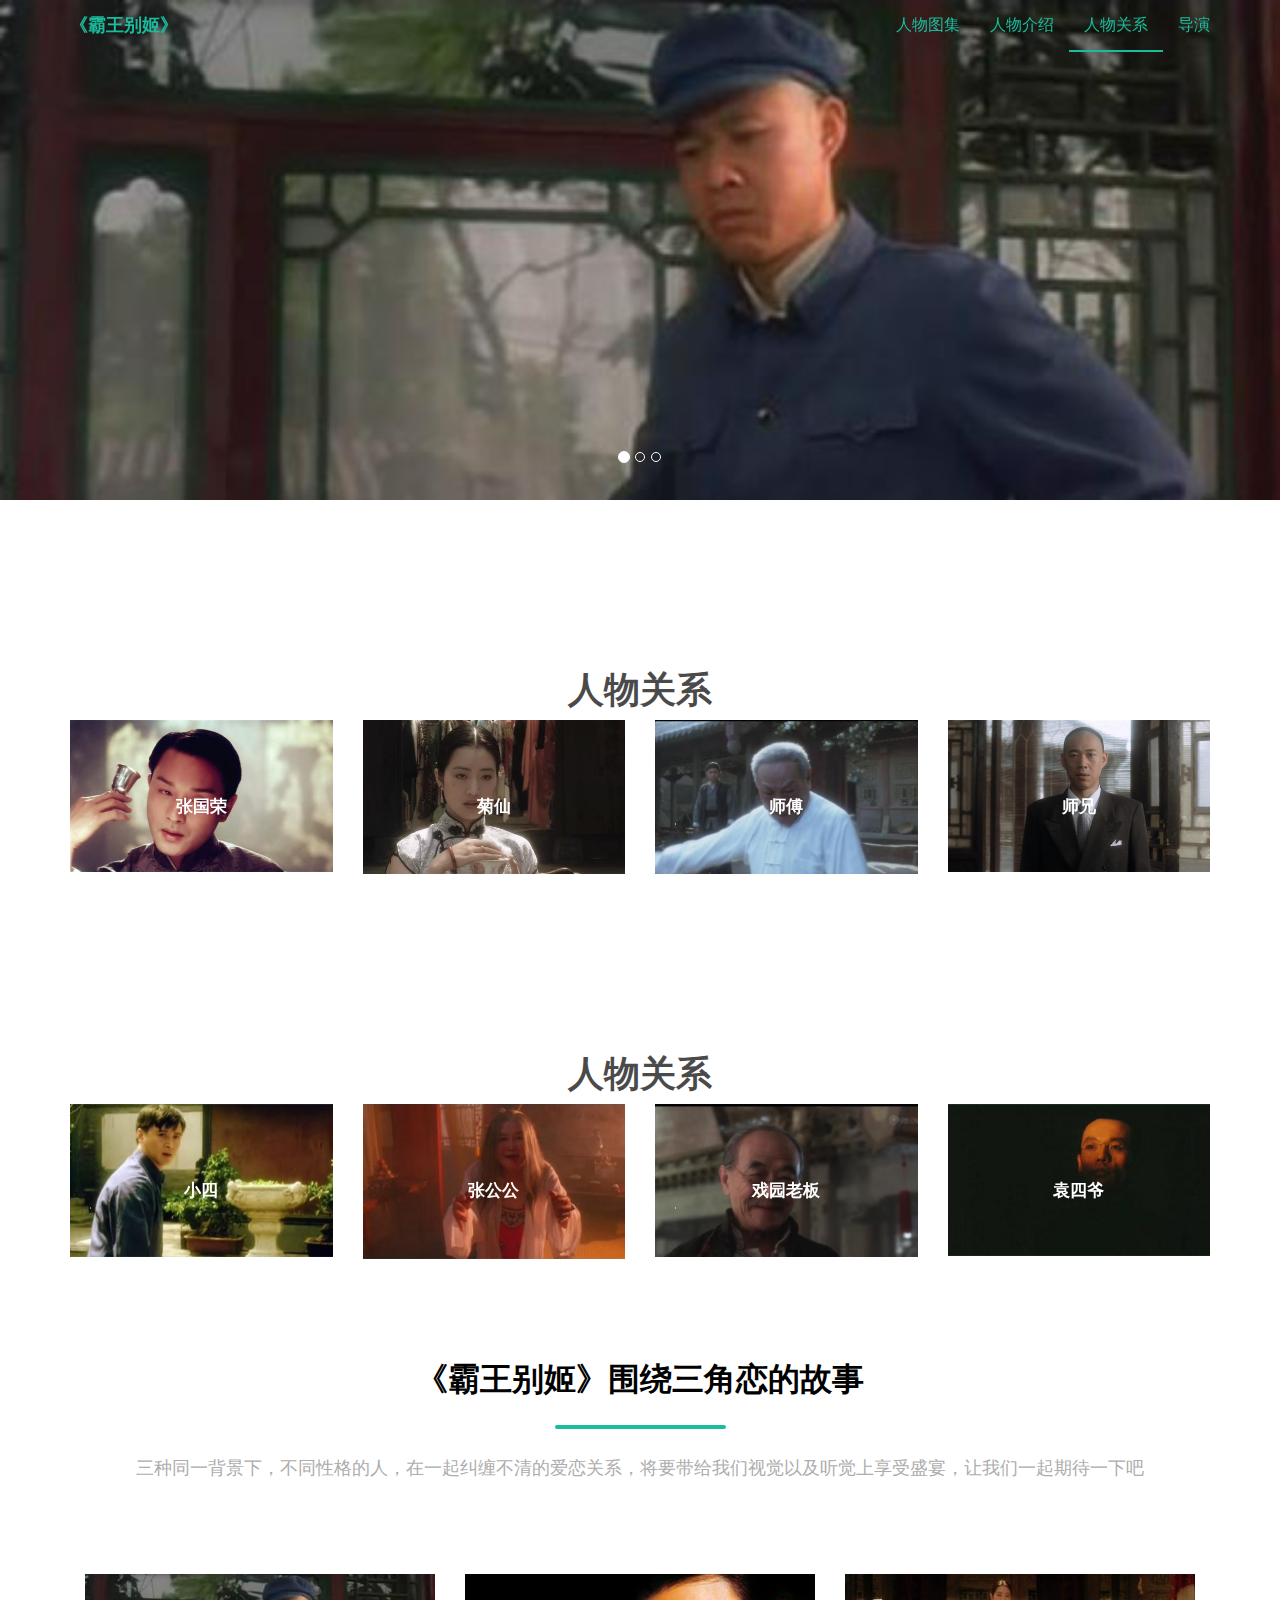
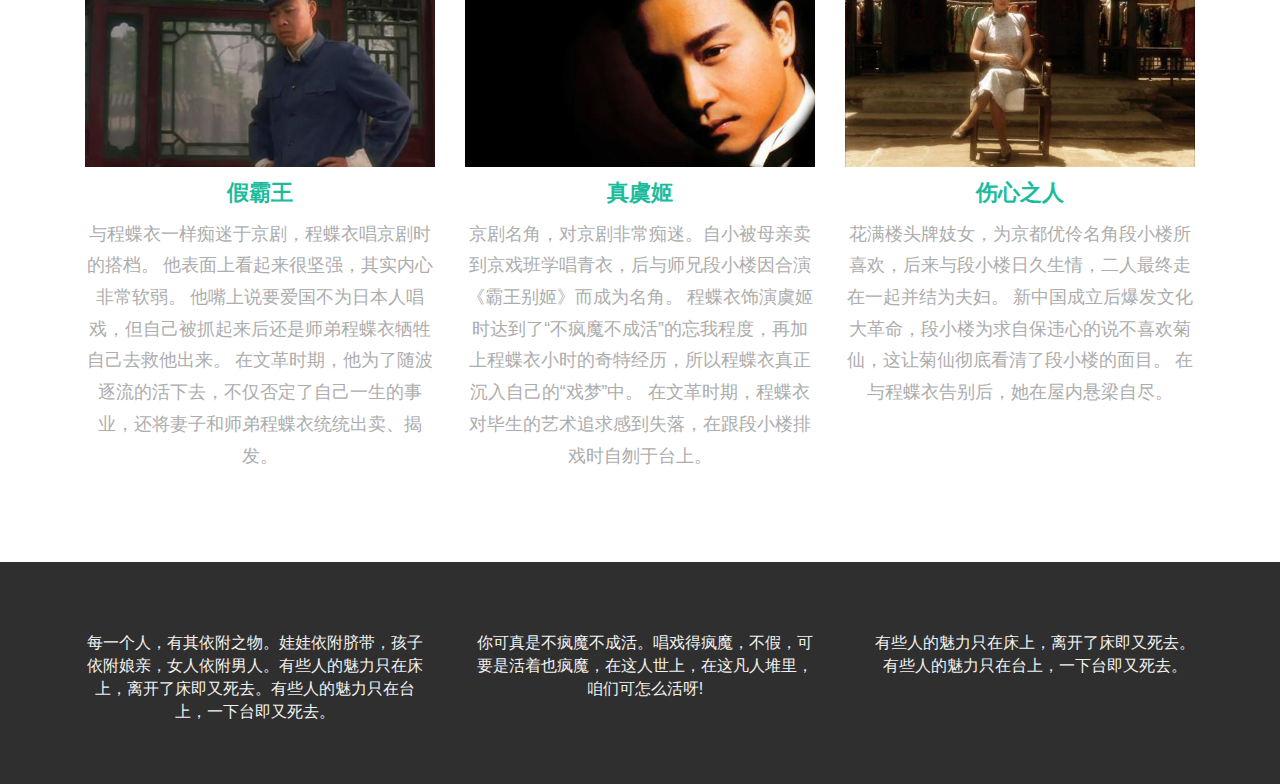
<file: again.html>
<!DOCTYPE html>
<html>
  <head>
    <meta charset="utf-8">
    <meta http-equiv="X-UA-Compatible" content="IE=edge">
    <meta name="viewport" content="width=device-width, initial-scale=1">
    <link rel="shortcut icon" href="wen.ico">

    <title>《霸王别姬》</title>
    <link href="bootstrap.css" rel="stylesheet">
    <link href="style.css" rel="stylesheet">
    <link href="animate.css" rel="stylesheet">
    

   
  </head>

  <body>
  	
  	
  	
  	
	 <div class="navbar navbar-default navbar-fixed-top" role="navigation">
      <div class="container">
        <div class="navbar-header">
        	 <button type="button" class="navbar-toggle" data-toggle="collapse" data-target=".navbar-collapse">
            <span class="sr-only">Toggle navigation</span>
            <span class="icon-bar"></span>
            <span class="icon-bar"></span>
            <span class="icon-bar"></span>
          </button>
          <a class="navbar-brand" href="index_vip.php">《霸王别姬》</a>
        </div>
        <div class="navbar-collapse collapse">
          <ul class="nav navbar-nav navbar-right">
            <li><a href="index.html">人物图集</a></li>
            <li><a href="about.html">人物介绍</a></li>
            <li class="active"><a href="again.html">人物关系</a></li>
            <li><a href="chenkaige.html">导演</a></li>
          </ul>
        </div>
      </div>
    </div>
    
    
     <div id="carousel-example-generic" class="carousel slide" data-ride="carousel">
          <!-- Indicators -->
          <ol class="carousel-indicators">
            <li data-target="#carousel-example-generic" data-slide-to="0" class="active"></li>
            <li data-target="#carousel-example-generic" data-slide-to="1"></li>
            <li data-target="#carousel-example-generic" data-slide-to="2"></li>
          </ol>

        <div class="carousel-inner" role="listbox">
            <div class="item active">
              <img src="duanxiolou.jpg" alt="">
              <div class="carousel-caption">
              </div>
            </div>
            <div class="item">
              <img src="la.jpg" alt="">
              <div class="carousel-caption">
              </div>
            </div>
            <div class="item">
              <img src="juxianer.jpg" alt="">
              <div class="carousel-caption">
              </div>
            </div>
          </div>

        </div>

<div class="container">
    <div class="row centered mt mb">
    	<h1 class="animated bounceInDown">人物关系</h1>
<div class="col-lg-3 col-md-4 col-sm-6 col-xs-12">
    <div class="hovereffect">
        <img class="img-responsive" src="gege.jpg" alt="">
        <div class="overlay">
            <h2>张国荣</h2>
            <a class="info" href="#">程蝶衣</a>
        </div>
    </div>
    
</div>

<div class="col-lg-3 col-md-4 col-sm-6 col-xs-12">
    <div class="hovereffect">
        <img class="img-responsive" src="juxian.jpg" alt="">
        <div class="overlay">
            <h2>菊仙</h2>
            <a class="info" href="#">巩俐</a>
        </div>
    </div>
    
</div>


<div class="col-lg-3 col-md-4 col-sm-6 col-xs-12">
    <div class="hovereffect">
        <img class="img-responsive" src="master.jpg" alt="">
        <div class="overlay">
            <h2>师傅</h2>
            <a class="info" href="#">吕齐</a>
        </div>
    </div>
    
</div>


<div class="col-lg-3 col-md-4 col-sm-6 col-xs-12">
    <div class="hovereffect">
        <img class="img-responsive" src="shixiong.jpg" alt="">
        <div class="overlay">
            <h2>师兄</h2>
            <a class="info" href="#">张丰毅</a>
        </div>
    </div>
    
</div>





</div>
</div>






<div class="container">	
	
    <div class="row centered mt mb">
    <h1 class="animated bounceInDown">人物关系</h1>
<div class="col-lg-3 col-md-4 col-sm-6 col-xs-12">
    <div class="hovereffect">
        <img class="img-responsive" src="xiaosi.jpg" alt="">
        <div class="overlay">
            <h2>小四</h2>
            <a class="info" href="#">雷汉</a>
        </div>
    </div>
    
</div>

<div class="col-lg-3 col-md-4 col-sm-6 col-xs-12">
    <div class="hovereffect">
        <img class="img-responsive" src="zhanggonggong.jpeg" alt="">
        <div class="overlay">
            <h2>张公公</h2>
            <a class="info" href="#">童弟</a>
        </div>
    </div>
    
</div>





<div class="col-lg-3 col-md-4 col-sm-6 col-xs-12">
    <div class="hovereffect">
        <img class="img-responsive" src="xiyuan.png" alt="">
        <div class="overlay">
            <h2>戏园老板</h2>
            <a class="info" href="#">英达</a>
        </div>
    </div>
    
</div>


<div class="col-lg-3 col-md-4 col-sm-6 col-xs-12">
    <div class="hovereffect">
        <img class="img-responsive" src="siye.jpeg" alt="">
        <div class="overlay">
            <h2>袁四爷</h2>
            <a class="info" href="#">葛优</a>
        </div>
    </div>
    
</div>


</div>
</div>



<div class="content-middle" id="about">
	<div class="container">
		<div class="content-mid">
			<h3>《霸王别姬》围绕三角恋的故事</h3>
			<label> </label>
			<p>三种同一背景下，不同性格的人，在一起纠缠不清的爱恋关系，将要带给我们视觉以及听觉上享受盛宴，让我们一起期待一下吧</p>
		</div>
		<div class="content-mid2">
			<div class="col-sm-4 content-mid3">
				<img src="duanxiolou.jpg" class="img-responsive">
				<h5>假霸王</h5>
				<p>与程蝶衣一样痴迷于京剧，程蝶衣唱京剧时的搭档。
                	他表面上看起来很坚强，其实内心非常软弱。
                	他嘴上说要爱国不为日本人唱戏，但自己被抓起来后还是师弟程蝶衣牺牲自己去救他出来。
                	在文革时期，他为了随波逐流的活下去，不仅否定了自己一生的事业，还将妻子和师弟程蝶衣统统出卖、揭发。</p>
			</div>
			<div class="col-sm-4 content-mid3">
				<img src="la.jpg" alt="" class="img-responsive">
				<h5>真虞姬</h5>
				<p>京剧名角，对京剧非常痴迷。自小被母亲卖到京戏班学唱青衣，后与师兄段小楼因合演《霸王别姬》而成为名角。
                	程蝶衣饰演虞姬时达到了“不疯魔不成活”的忘我程度，再加上程蝶衣小时的奇特经历，所以程蝶衣真正沉入自己的“戏梦”中。
                	在文革时期，程蝶衣对毕生的艺术追求感到失落，在跟段小楼排戏时自刎于台上。</p>
			</div>
			<div class="col-sm-4 content-mid3">
				<img src="juxianer.jpg" alt="" class="img-responsive">
				<h5>伤心之人</h5>
				<p>花满楼头牌妓女，为京都优伶名角段小楼所喜欢，后来与段小楼日久生情，二人最终走在一起并结为夫妇。
                	新中国成立后爆发文化大革命，段小楼为求自保违心的说不喜欢菊仙，这让菊仙彻底看清了段小楼的面目。
                	在与程蝶衣告别后，她在屋内悬梁自尽。</p>
			</div>
			<div class="clearfix"> </div>
		</div>
	</div>
</div>



   
   <div id="footerwrap">
		<div class="container">
			<div class="row centered">
				<div class="col-lg-4">
					<p>每一个人，有其依附之物。娃娃依附脐带，孩子依附娘亲，女人依附男人。有些人的魅力只在床上，离开了床即又死去。有些人的魅力只在台上，一下台即又死去。</p>
				</div>
			
				<div class="col-lg-4">
					<p>你可真是不疯魔不成活。唱戏得疯魔，不假，可要是活着也疯魔，在这人世上，在这凡人堆里，咱们可怎么活呀!</p>
				</div>
				<div class="col-lg-4">
					<p>有些人的魅力只在床上，离开了床即又死去。<br />有些人的魅力只在台上，一下台即又死去。</p>
				</div>
			</div>
		</div>
	</div>
 
   



        
        
        
  </body>
</html>
<script src="jquery.min.js"></script>
     <script type="text/javascript" src="bootstrap.min.js" ></script>
     <script src="custom.js"></script>
</file>
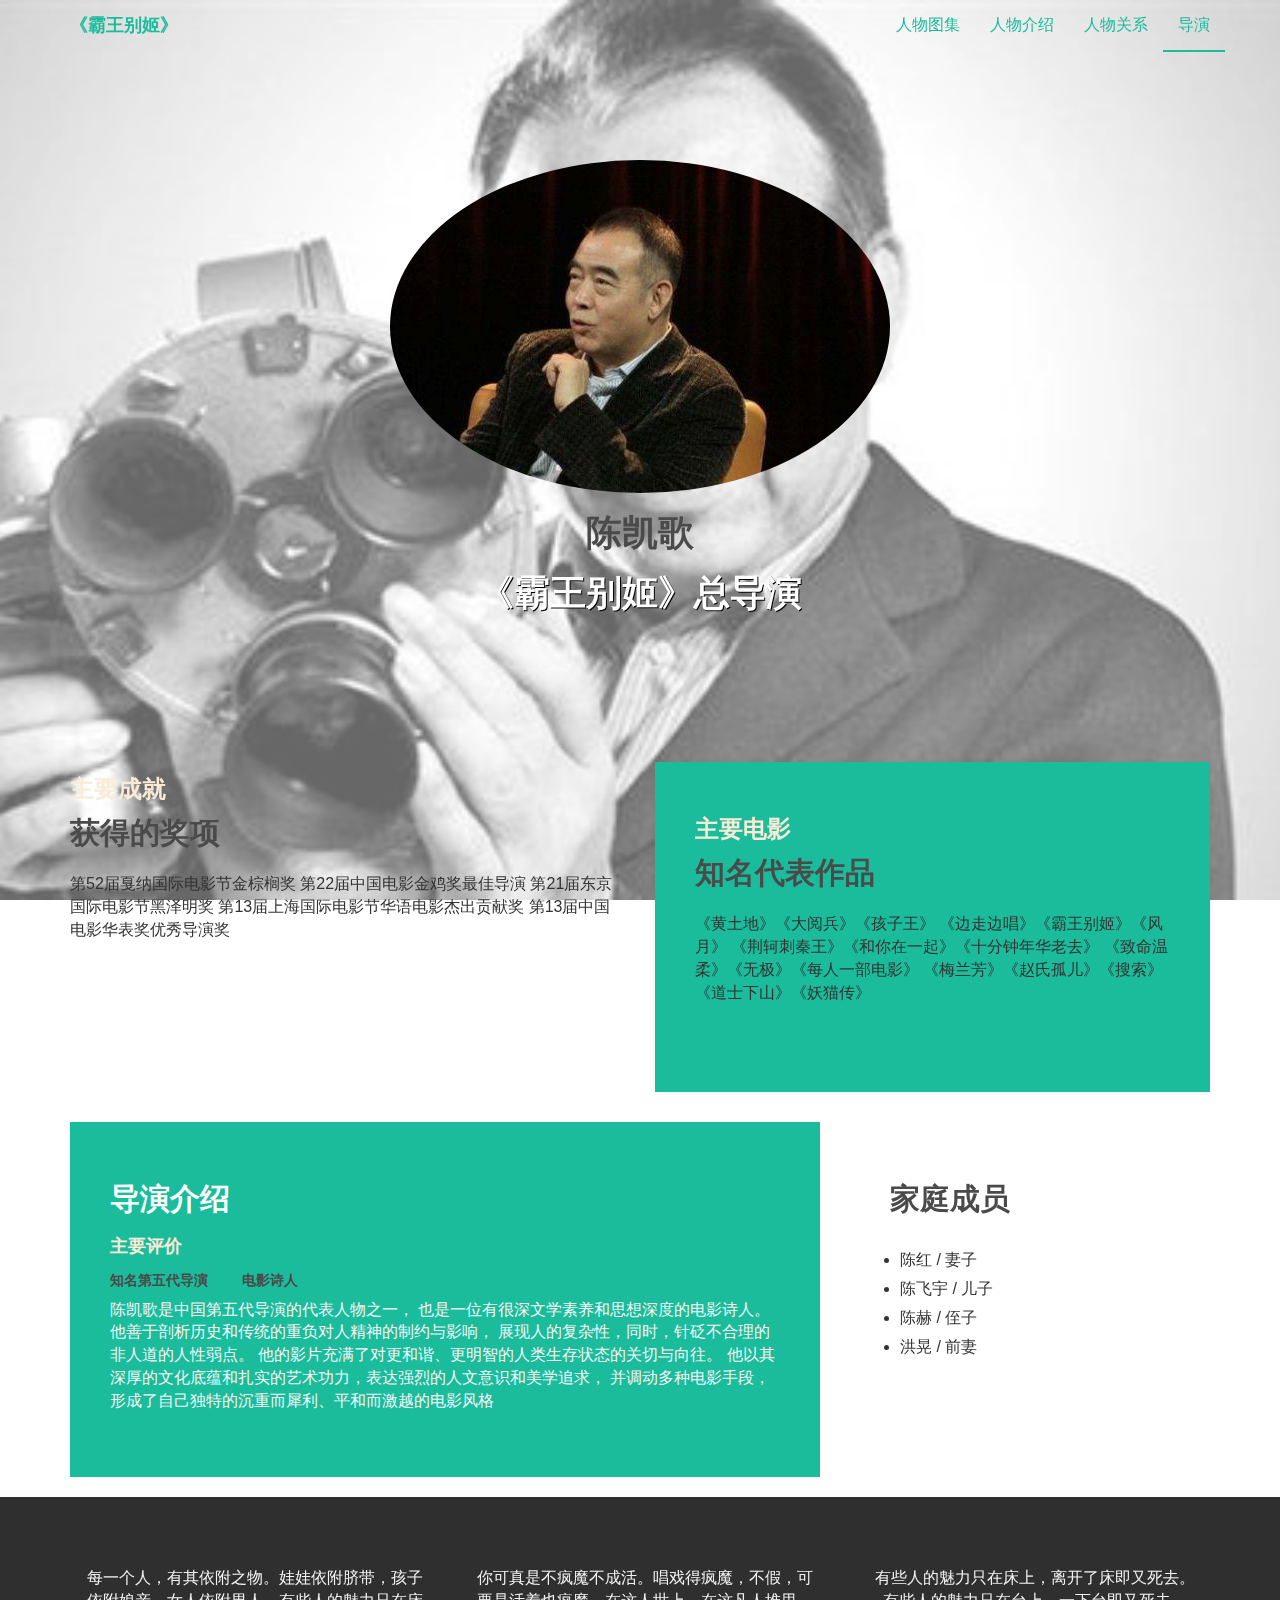
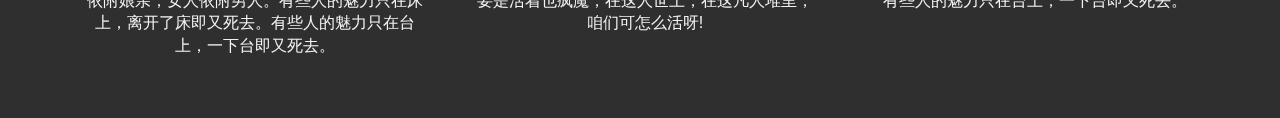
<file: chenkaige.html>
<!DOCTYPE html>
<html>
  <head>
    <meta charset="utf-8">
    <meta http-equiv="X-UA-Compatible" content="IE=edge">
    <meta name="viewport" content="width=device-width, initial-scale=1">
    <link rel="shortcut icon" href="wen.ico">

    <title>《霸王别姬》</title>
    <link href="bootstrap.css" rel="stylesheet">
    <link href="style.css" rel="stylesheet">
	</head>
	<body>
		
	
		
		
		
		<div class="navbar navbar-default navbar-fixed-top" role="navigation">
      <div class="container">
        <div class="navbar-header">
        	 <button type="button" class="navbar-toggle" data-toggle="collapse" data-target=".navbar-collapse">
            <span class="sr-only">Toggle navigation</span>
            <span class="icon-bar"></span>
            <span class="icon-bar"></span>
            <span class="icon-bar"></span>
          </button>
          <a class="navbar-brand" href="index.html">《霸王别姬》</a>
        </div>
        <div class="navbar-collapse collapse">
          <ul class="nav navbar-nav navbar-right">
            <li><a href="index.html">人物图集</a></li>
            <li><a href="about.html">人物介绍</a></li>
            <li><a href="again.html">人物关系</a></li>
            <li class="active"><a href="chenkaige.html">导演</a></li>
          </ul>
        </div>
      </div>
   </div>
    
    
    <header>
	<div class="container">
		<div class="row">
			<div class="col-md-12 col-sm-12">
				<img src="cheng.jpg" class="img-responsive img-circle">
				<h1 class="tm-title">陈凯歌</h1>
				<h1 class="white bold shadow">《霸王别姬》总导演</h1>
			</div>
		</div>
	</div>
</header>
<section class="container">
	<div class="row">
		<div class="col-md-6 col-sm-12">
			<div>
				<h3 class="accent">主要成就</h3>
				<h2>获得的奖项</h2>
				<p>第52届戛纳国际电影节金棕榈奖 
第22届中国电影金鸡奖最佳导演 
第21届东京国际电影节黑泽明奖 
第13届上海国际电影节华语电影杰出贡献奖 
第13届中国电影华表奖优秀导演奖</p>
			</div>
		</div>
		<div class="col-md-6 col-sm-12">
			<div class="about">
				<h3 class="accent">主要电影</h3>
				<h2>知名代表作品</h2>
				<p>《黄土地》《大阅兵》《孩子王》
					《边走边唱》《霸王别姬》《风月》
					《荆轲刺秦王》《和你在一起》《十分钟年华老去》
					《致命温柔》《无极》《每人一部电影》
					《梅兰芳》《赵氏孤儿》《搜索》
					《道士下山》《妖猫传》
				</p>
			</div>
			</div>
		</div>
	</div>
</section>
<section style="margin-bottom: 20px;" class="container">
	<div class="row">
		<div class="col-md-8 col-sm-12">
			<div class="education">
				<h2 class="white">导演介绍</h2>
					<div class="education-content">
						<h4 class="education-title accent">主要评价</h4>
							<div class="education-school">
								<h5>知名第五代导演</h5><span></span>
								<h5>电影诗人</h5>
							</div>
						<p class="education-description">
							陈凯歌是中国第五代导演的代表人物之一，
							也是一位有很深文学素养和思想深度的电影诗人。
							他善于剖析历史和传统的重负对人精神的制约与影响，
							展现人的复杂性，同时，针砭不合理的非人道的人性弱点。
							他的影片充满了对更和谐、更明智的人类生存状态的关切与向往。
							他以其深厚的文化底蕴和扎实的艺术功力，表达强烈的人文意识和美学追求，
							并调动多种电影手段，形成了自己独特的沉重而犀利、平和而激越的电影风格
						</p>
					</div>
			</div>
		</div>
		<div class="col-md-4 col-sm-12">
			<div class="languages">
				<h2>家庭成员</h2>
					<ul>
						<li>陈红 / 妻子</li>
						<li>陈飞宇 / 儿子</li>
						<li>陈赫 / 侄子</li>
						<li>洪晃 / 前妻</li>
					</ul>
			</div>
		</div>
	</div>
</section>
    
    
    
    
    
    
    
    <div id="footerwrap">
		<div class="container">
			<div class="row centered">
				<div class="col-lg-4">
					<p>每一个人，有其依附之物。娃娃依附脐带，孩子依附娘亲，女人依附男人。有些人的魅力只在床上，离开了床即又死去。有些人的魅力只在台上，一下台即又死去。</p>
				</div>
			
				<div class="col-lg-4">
					<p>你可真是不疯魔不成活。唱戏得疯魔，不假，可要是活着也疯魔，在这人世上，在这凡人堆里，咱们可怎么活呀!</p>
				</div>
				<div class="col-lg-4">
					<p>有些人的魅力只在床上，离开了床即又死去。<br />有些人的魅力只在台上，一下台即又死去。</p>
				</div>
			</div>
		</div>
	</div>
	</body>
</html>
     <script src="jquery.min.js"></script>
     <script type="text/javascript" src="bootstrap.min.js" ></script>
     <script src="jquery.backstretch.min.js"></script>
<script>
	$(window).load(function(){
    $('.preloader').delay(1000).fadeOut("slow");     
});
$(function(){
    jQuery(document).ready(function() {
		$('body').backstretch([
	 		 "cheng.jpeg", 
	 		 "kai.jpg",
			 "ge.jpg"
	 			], 	{duration: 3200, fade: 1300});
		});
})
</script>
</file>
<file: style.css>
.preloader {
  position: fixed;
  top: 0;
  left: 0;
   width: 100%;
  height: 100%;
   z-index: 99999;
   display: flex;
    flex-flow: row nowrap;
    justify-content: center;
     align-items: center;
    background: none repeat scroll 0 0 #FFFFFF;
}


@keyframes sk-innerCircle {
  0% {
            transform: rotate(0); }

  100% {
            transform: rotate(360deg); } }

 hr {
    display: block;
    height: 1px;
    border: 0;
    border-top: 1px solid #ccc;
    margin: 1em 0;
    padding: 0;
}

.centered {
	text-align: center
}

.mt {
	margin-top: 80px;
}

.mb {
	margin-bottom: 80px;
}
   

body {
    font-family: 'Montserrat', sans-serif;
    font-weight: 400;
    font-size: 16px;
}

h1, h2, h3, h4, h5, h6 {
	font-weight: 700;
    color: #4a4a4a;
}


.navbar-brand {
	font-weight: 700;
}

.navbar-default .navbar-brand {
	color: #1abc9c;
}

.navbar-default {
	background-color: transparent;
	border-color: transparent;
}

.navbar-default .navbar-nav > .active > a, .navbar-default .navbar-nav > .active > a:hover, .navbar-default .navbar-nav > .active > a:focus {
	color: #1abc9c;
	background-color: transparent;
	border-bottom: 2px solid #1abc9c
}

.navbar-default .navbar-nav > li > a {
	color: #1abc9c;
}
.copyrights{
	text-indent:-9999px;
	height:0;
	line-height:0;
	font-size:0;
	overflow:hidden;
}
#headerwrap {
	background: url(../img/forever.gif) no-repeat center top;
	margin-top: -70px;
	padding-top: 250px;
	text-align:center;
	background-attachment: relative;
	background-position: center -100px;
	min-height: 650px;
	width: 100%;
    background-size: 100%;
    background-size: cover;
}

#headerwrap h1 {
	color:#ffffff;
	padding-top: 10px;
	padding-bottom: 20px;
	letter-spacing: 4px;
	font-size: 80px;
	font-weight: bold;
}

#headerwrap h4 {
	font-weight: 400;
	color: #ffffff
}

#social {
	padding-top: 50px;
	padding-bottom: 50px;
	background-color: #f2f2f2;
}

#footerwrap {
	padding-top: 70px;
	padding-bottom: 50px;
	background-color: #2f2f2f;
}

#footerwrap p {
	color: #f2f2f2;
	margin-left: 10px;
}

#workwrap {	
	background: url(../img/zhang.jpg) no-repeat center top;
	margin-top: -70px;
	padding-top: 250px;
	text-align: center;
	background-attachment: relative;
	background-position:center center;
	min-height: 650px;
	width: 100%;
    background-size: 100%;
    background-size: cover;
}

#workwrap h1 {
	color:#ffffff;
	padding-top: 10px;
	padding-bottom: 20px;
	letter-spacing: 4px;
	font-size: 80px;
	font-weight: bold;
}

#workwrap h4 {
	font-weight: 400;
	color: #ffffff
}

#aboutwrap {	
	background: url(../img/zhang.jpg) no-repeat center top;
	margin-top: -70px;
	padding-top: 250px;
	text-align:center;
	background-attachment: relative;
	background-position: center 20px;
	min-height: 550px;
	width: 100%;
    background-size: 100%;
    background-size: cover;
}





.gallery {
	margin-top: 30px;
}

.gallery img:hover {
	opacity: 0.4;
}



.carousel{
	max-height: 500px;
	margin-bottom: 70px;
}
.carousel .item{
       max-height: 500px;
      }
.carousel .item img{
        width:100%;
      }
      
 .col-center-block {
    float: none;
    display: block;
    margin-left: auto;
    margin-right: auto;
}
#colo{
	color: #1abc9c;
}


.hovereffect {
  width: 100%;
  height: 100%;
  float: left;
  overflow: hidden;
  position: relative;
  text-align: center;
  cursor: default;
  background: #42b078;
}

.hovereffect .overlay {
  width: 100%;
  height: 100%;
  position: absolute;
  overflow: hidden;
  top: 0;
  left: 0;
  padding: 50px 20px;
}

.hovereffect img {
  display: block;
  position: relative;
  max-width: none;
  width: calc(100% + 20px);
  transition: opacity 0.35s, transform 0.35s;
  transform: translate3d(-10px,0,0);
  backface-visibility: hidden;
}

.hovereffect:hover img {
  opacity: 0.4;
  filter: alpha(opacity=40);
  transform: translate3d(0,0,0);
}

.hovereffect h2 {
  text-transform: uppercase;
  color: #fff;
  text-align: center;
  position: relative;
  font-size: 17px;
  overflow: hidden;
  padding: 0.5em 0;
  background-color: transparent;
}

.hovereffect h2:after {
  position: absolute;
  bottom: 0;
  left: 0;
  width: 100%;
  height: 2px;
  background: #fff;
  content: '';
  transition: transform 0.35s;
  transform: translate3d(-100%,0,0);
}

.hovereffect:hover h2:after {
  transform: translate3d(0,0,0);
}

.hovereffect a, .hovereffect p {
  color: #FFF;
  opacity: 0;
  filter: alpha(opacity=0);
  transition: opacity 0.35s, transform 0.35s;
  transform: translate3d(100%,0,0);
}

.hovereffect:hover a, .hovereffect:hover p {
  opacity: 1;
  filter: alpha(opacity=100);
  transform: translate3d(0,0,0);
}
.section {
	padding: 100px 0;
}
.hireme {
	background-color: #fafafa;
}
.hireme h3 {
	font-family: "Roboto", sans-serif;
	font-size: 30px;
	font-weight: 400;
	margin-top: 0;
}
.hireme p {
	color: #2d3033;
	font-family: "Roboto", sans-serif;
	font-size: 16px;
	font-weight: 400;
}
.hireme .btn {
	margin-top: 30px;
}

.section-timeline {
    background-color: white;
    padding-top: 5rem;
}
.timeline {
    list-style: none;
    padding: 20px 0 80px;
    padding-top: 50px;
    position: relative;
}
.timeline:before{
    top:0;
    bottom: 0;
    position: absolute;
    content: " ";
    width: 3px;
    background-color: #eeeeee;
    left: 50%;
    margin-left: -1.5px;
    
}
.timeline > li {
    margin-bottom: 20px;
    position: relative;
}
.timeline > li:before,
.timeline > li:after {
    display: table;
    content: " ";
}
.timeline > li:after {
    clear: both;
}
.timeline > li > .timeline-panal {
    width: 50%;
    float: left;
    border: 1px solid #d4d4d4;
    border-radius: 2px;
    padding: 20px;
    position: relative;
    box-shadow: 0 1px 6px rgba(0, 0, 0, 0.175);
    
}
.timeline p {
    font-family: 'Josefin Sans', sans-serif;;
    font-weight: 700;
}
.timeline > li:not(.timeline-inverted) {
    padding-right: 90px;
}
.timeline > li.timeline-inverted {
    padding-left: 90px;
}
.timeline > li > .timeline-badge {
    font-size: 2rem; !important
    color: #fff; 
    width: 50px;
    height: 50px;
    line-height: 50px;
    text-align: center;
    position: absolute;
    top: 16px;
    left: 50%;
    margin-left: -25px;
    background-color: #1ABC9C;
    border-top-right-radius: 50%;
    border-top-left-radius: 50%;
    border-bottom-right-radius: 50%;
    border-bottom-left-radius: 50%;
}
.timeline > li > .timeline-badge > .counteryear {
    color: #FFF;
    font-weight: 900;
}
.timeline > li.timeline-inverted > .timeline-panal {
    float: right;
}
.timeline-title {
    font-size: 20px;
    font-weight: 700;
    font-family: 'Playfair Display', serif;
}


.content-middle{
	text-align: center;
}
.content-mid h3{
	font-size: 2em;
	color:#000;
	line-height: 1.3em;	
}
.content-mid p{
	font-size: 1.1em;
	color:#ADADAD;
	line-height: 1.8em;	
}
.content-mid label{
	    background: #1ABC9C;
    min-height: 4px;
    width: 15%;
    display: block;
    margin: 1.5em auto;
    border-radius: 40px;
}
.content-mid3 h5{
	font-size: 1.4em;
    color: #1ABC9C;
    line-height: 1.3em;
    margin: 0.5em 0;
    font-family: 'Overlock-Bold';
}
.content-mid3 p{
	font-size: 1.1em;
	color:#ADADAD;
	line-height: 1.8em;	
}
.content-mid2 {
    padding: 5em 0;
}
h2 {
  padding-bottom: 14px;
}

.accent {
  line-height: 14px;
  color: antiquewhite;
}

.bold {
	font-weight: bold;
}

.shadow {
	text-shadow: 1px 1px #000;
}

.tm-title {
	color: #1ABC9CF;
}

.white {
  color: #fff;
}

.about,
.education,.languages,
.contact, .experience {
  padding: 40px;
  min-height: 330px;
}

.education, .languages,
.contact, .experience {
  margin-top: 30px;
}
.copyrights{text-indent:-9999px;height:0;line-height:0;font-size:0;overflow:hidden;}
.sk-spinner-wordpress.sk-spinner {
  background-color: #1ABC9C;
  width: 30px;
  height: 30px;
  border-radius: 30px;
          animation: sk-innerCircle 1s linear infinite; }
.sk-spinner-wordpress .sk-inner-circle {
  display: block;
  background-color: #fff;
  width: 8px;
  height: 8px;
  position: absolute;
  border-radius: 8px;
  top: 5px;
  left: 5px; }
header {
  text-align: center;
  min-height: 400px;
  overflow: hidden;
  position: relative;
  padding-top: 160px;
  padding-bottom: 140px;
}
header img {
  display: inline-block !important;
}
header h2 {
  padding-top: 40px;
}
.about {
  background: #1abc9c;
  box-shadow: 0px 1px 5px rgba(50,50,50,0.08);
}
.education {
  background: #1ABC9C;
  color: #f5f5f5;
}
.education .education-content {
  padding-bottom: 14px;
}
.education h5 {
  display: inline-block;
}
.education span {
  padding-right: 10px;
  padding-left: 20px;
}
.languages ul {
  padding: 10px;
}
.languages ul li {
  padding-bottom: 6px;
}
.contact {
  background: #fff;
 box-shadow: 0px 1px 5px rgba(50,50,50,0.08);
}
.contact .fa {
  padding-right: 6px;
}
.experience {
  background: #3366CC;
  color: #f5f5f5;
}
.experience .experience-content {
  padding-bottom: 14px;
}
.experience h5 {
  display: inline-block;
}
.experience span {
  padding-right: 10px;
  padding-left: 20px;
}
</file>
